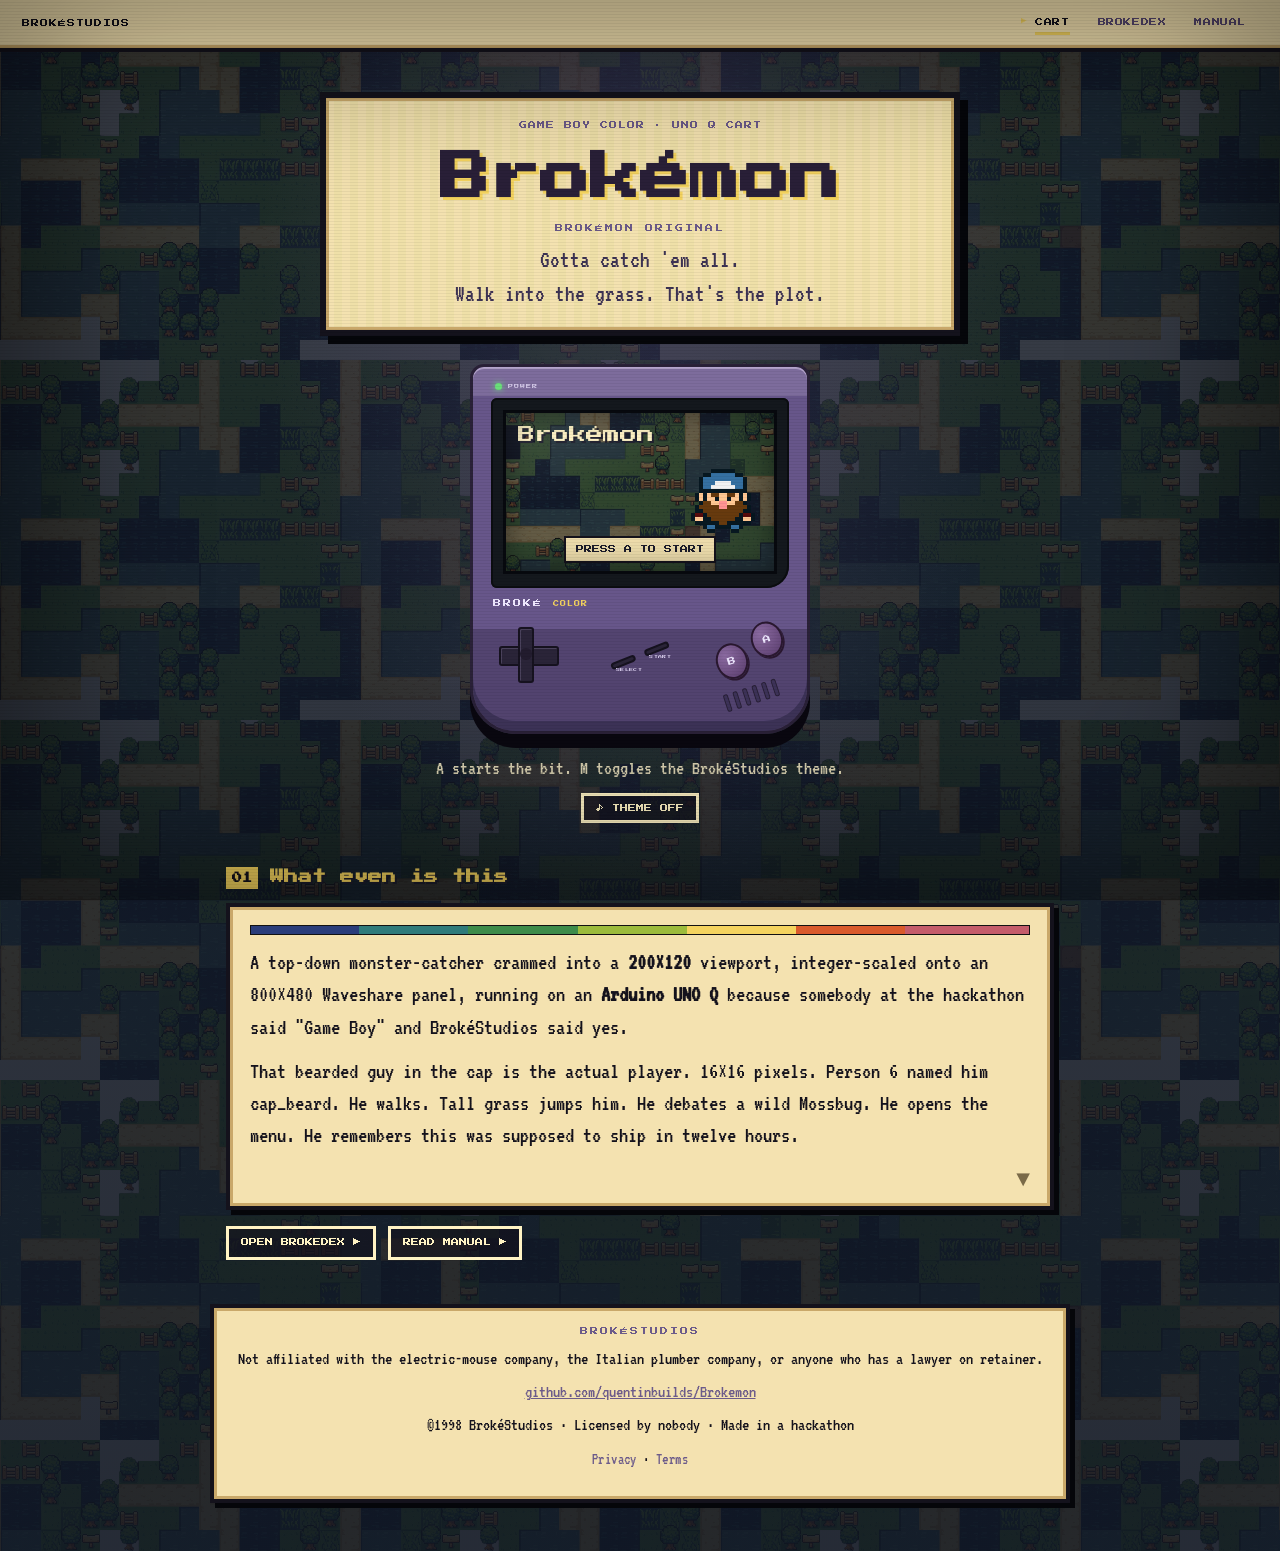
<file: landing/index.html>
<!DOCTYPE html>
<html lang="en">
<head>
  <meta charset="utf-8">
  <meta name="viewport" content="width=device-width, initial-scale=1">
  <title>Brokémon — BrokéStudios</title>
  <meta name="description" content="A 200×120 monster-catching game from BrokéStudios. Five original creatures. Arduino UNO Q.">
  <link rel="icon" href="assets/walker-idle.png">
  <link rel="preconnect" href="https://fonts.googleapis.com">
  <link rel="preconnect" href="https://fonts.gstatic.com" crossorigin>
  <link href="https://fonts.googleapis.com/css2?family=Press+Start+2P&family=VT323&display=swap" rel="stylesheet">
  <link rel="stylesheet" href="styles.css">
</head>
<body>
  <div class="scanlines" aria-hidden="true"></div>
  <div class="vignette" aria-hidden="true"></div>

  <header class="topbar">
    <a class="logo" href="index.html">BROKÉSTUDIOS</a>
    <nav class="site-nav">
      <a href="index.html" class="on">CART</a>
      <a href="brokedex.html">BROKEDEX</a>
      <a href="play.html">MANUAL</a>
    </nav>
  </header>

  <main>
    <section class="hero">
      <div class="cart-label">
        <p class="eyebrow">GAME BOY COLOR · UNO Q CART</p>
        <h1>Brokémon</h1>
        <p class="studio-mark">BROKÉMON ORIGINAL</p>
        <p class="tag">Gotta catch 'em all.<br>Walk into the grass. That's the plot.</p>
      </div>

      <div class="gb">
        <div class="gb-shell">
          <div class="gb-power"><i></i><span>POWER</span></div>
          <div class="gb-well">
            <div class="gb-screen" id="screen" role="button" tabindex="0" aria-label="Press A to start">
              <div class="screen-map"></div>
              <div class="screen-shade"></div>
              <i class="walker-sprite screen-walker" aria-hidden="true"></i>
              <div class="screen-ui">
                <p class="screen-title">Brokémon</p>
                <div class="screen-prompt blink">PRESS A TO START</div>
              </div>
              <div class="screen-line hidden" id="line">AH SHIT,<br>HERE WE GO AGAIN</div>
              <div class="crt"></div>
            </div>
          </div>
          <p class="gb-wordmark">BROKÉ <small>COLOR</small></p>
          <div class="gb-controls">
            <div class="dpad" aria-hidden="true"><i></i></div>
            <div class="selects">
              <span><em>SELECT</em></span>
              <span><em>START</em></span>
            </div>
            <div class="ab">
              <button type="button" class="face-btn" id="btn-b" aria-label="B">B</button>
              <button type="button" class="face-btn a" id="btn-a" aria-label="A">A</button>
            </div>
          </div>
          <div class="speaker" aria-hidden="true"><i></i><i></i><i></i><i></i><i></i><i></i></div>
        </div>
      </div>

      <p class="hint" id="hint">A starts the bit. M toggles the BrokéStudios theme.</p>
      <button type="button" class="music" id="music">♪ THEME OFF</button>
    </section>

    <section class="panel">
      <h2><span>01</span> What even is this</h2>
      <div class="window dialogue">
        <div class="window-tabs" aria-hidden="true"></div>
        <p>A top-down monster-catcher crammed into a <strong>200×120</strong> viewport, integer-scaled onto an 800×480 Waveshare panel, running on an <strong>Arduino UNO Q</strong> because somebody at the hackathon said "Game Boy" and BrokéStudios said yes.</p>
        <p>That bearded guy in the cap is the actual player. 16×16 pixels. Person 6 named him cap_beard. He walks. Tall grass jumps him. He debates a wild Mossbug. He opens the menu. He remembers this was supposed to ship in twelve hours.</p>
        <p class="end">▼</p>
      </div>
      <div class="cta-row">
        <a class="music" href="brokedex.html">OPEN BROKEDEX ▶</a>
        <a class="music" href="play.html">READ MANUAL ▶</a>
      </div>
    </section>
  </main>

  <footer class="window">
    <p class="studio-mark">BROKÉSTUDIOS</p>
    <p>Not affiliated with the electric-mouse company, the Italian plumber company, or anyone who has a lawyer on retainer.</p>
    <p><a href="https://github.com/quentinbuilds/Brokemon">github.com/quentinbuilds/Brokemon</a></p>
    <p>©1998 BrokéStudios · Licensed by nobody · Made in a hackathon</p>
    <p class="legal-links"><a href="privacy.html">Privacy</a> · <a href="terms.html">Terms</a></p>
  </footer>

  <audio id="theme" src="assets/title.ogg" loop preload="none"></audio>
  <script src="script.js"></script>
</body>
</html>
</file>
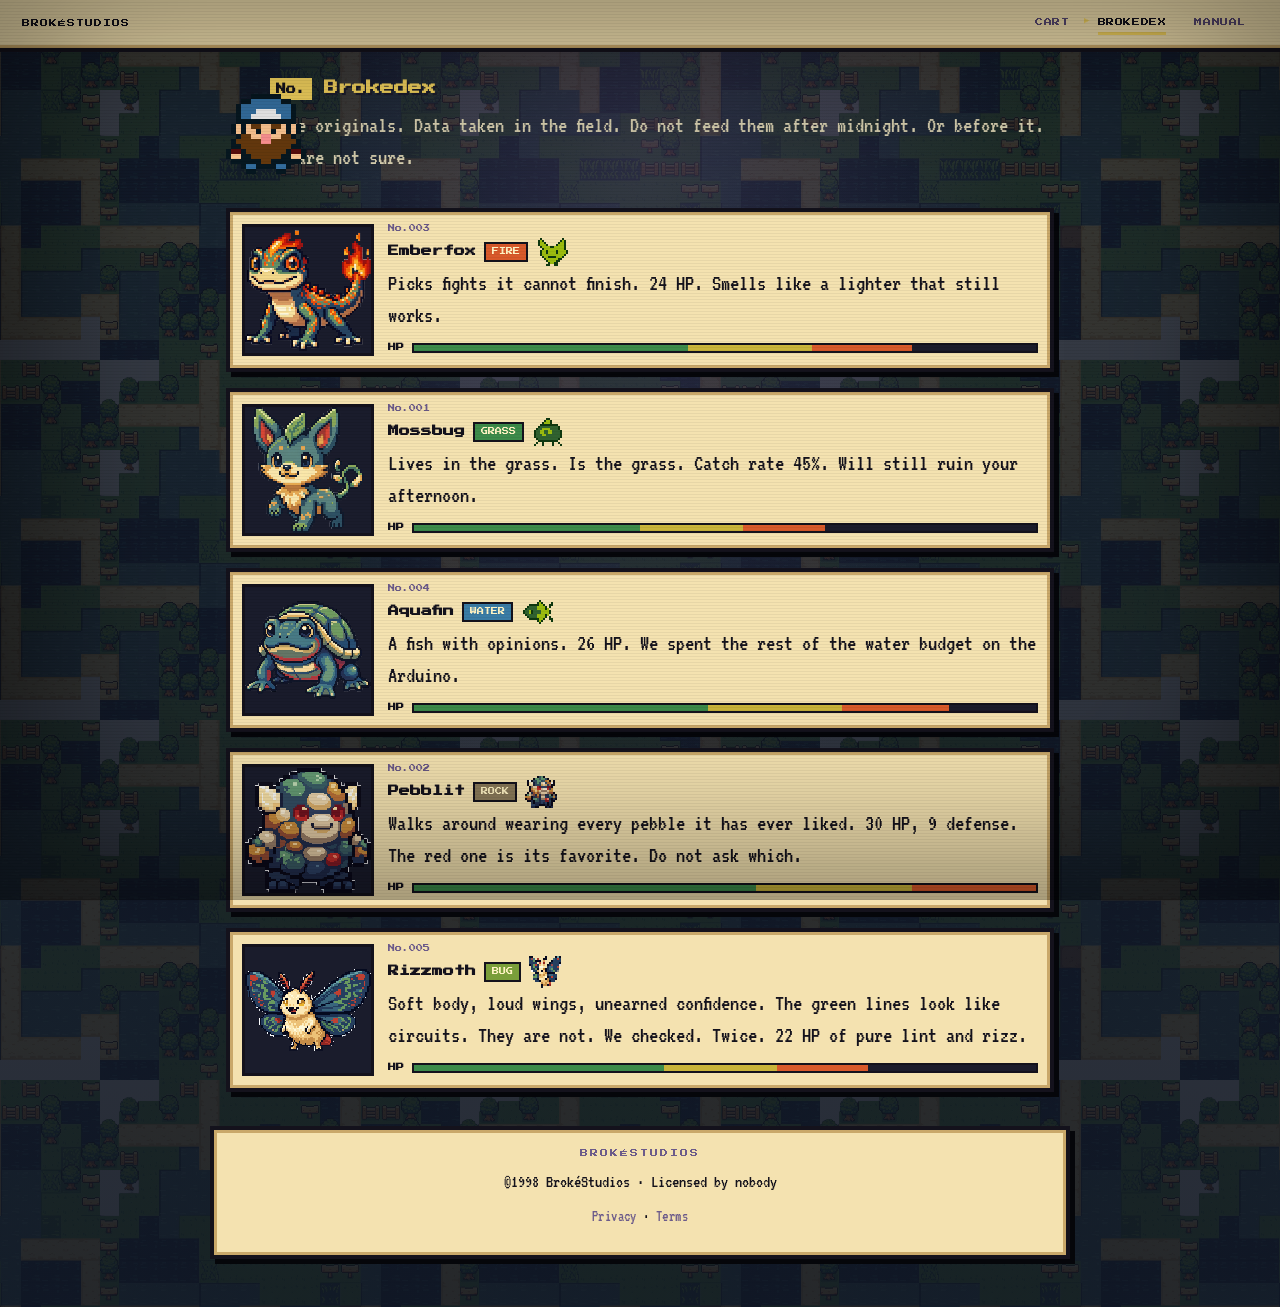
<file: landing/brokedex.html>
<!DOCTYPE html>
<html lang="en">
<head>
  <meta charset="utf-8">
  <meta name="viewport" content="width=device-width, initial-scale=1">
  <title>Brokedex — Brokémon</title>
  <meta name="description" content="The Brokedex. Emberfox, Mossbug, Aquafin, Pebblit, Rizzmoth.">
  <link rel="icon" href="assets/walker-idle.png">
  <link rel="preconnect" href="https://fonts.googleapis.com">
  <link rel="preconnect" href="https://fonts.gstatic.com" crossorigin>
  <link href="https://fonts.googleapis.com/css2?family=Press+Start+2P&family=VT323&display=swap" rel="stylesheet">
  <link rel="stylesheet" href="styles.css">
</head>
<body>
  <div class="scanlines" aria-hidden="true"></div>
  <div class="vignette" aria-hidden="true"></div>

  <header class="topbar">
    <a class="logo" href="index.html">BROKÉSTUDIOS</a>
    <nav class="site-nav">
      <a href="index.html">CART</a>
      <a href="brokedex.html" class="on">BROKEDEX</a>
      <a href="play.html">MANUAL</a>
    </nav>
  </header>

  <main>
    <section class="panel">
      <div class="page-lead">
        <i class="walker-sprite idle" aria-hidden="true"></i>
        <div>
          <h2><span>No.</span> Brokedex</h2>
          <p class="sub">Five originals. Data taken in the field. Do not feed them after midnight. Or before it. We are not sure.</p>
        </div>
      </div>

      <div class="dex">
        <article class="window mon">
          <img class="art" src="assets/emberfox.png" alt="Emberfox">
          <div>
            <header>
              <small>No.003</small>
              <h3>Emberfox</h3>
              <span class="type fire">FIRE</span>
              <img class="gb-sprite" src="assets/emberfox-gb.png" alt="">
            </header>
            <p>Picks fights it cannot finish. 24 HP. Smells like a lighter that still works.</p>
            <div class="stat"><b>HP</b><div class="hud-bar"><i style="width:80%"></i></div></div>
          </div>
        </article>
        <article class="window mon">
          <img class="art" src="assets/mossbug.png" alt="Mossbug">
          <div>
            <header>
              <small>No.001</small>
              <h3>Mossbug</h3>
              <span class="type grass">GRASS</span>
              <img class="gb-sprite" src="assets/mossbug-gb.png" alt="">
            </header>
            <p>Lives in the grass. Is the grass. Catch rate 45%. Will still ruin your afternoon.</p>
            <div class="stat"><b>HP</b><div class="hud-bar"><i style="width:66%"></i></div></div>
          </div>
        </article>
        <article class="window mon">
          <img class="art" src="assets/aquafin.png" alt="Aquafin">
          <div>
            <header>
              <small>No.004</small>
              <h3>Aquafin</h3>
              <span class="type water">WATER</span>
              <img class="gb-sprite" src="assets/aquafin-gb.png" alt="">
            </header>
            <p>A fish with opinions. 26 HP. We spent the rest of the water budget on the Arduino.</p>
            <div class="stat"><b>HP</b><div class="hud-bar"><i style="width:86%"></i></div></div>
          </div>
        </article>
        <article class="window mon">
          <img class="art" src="assets/pebblit.png" alt="Pebblit">
          <div>
            <header>
              <small>No.002</small>
              <h3>Pebblit</h3>
              <span class="type rock">ROCK</span>
              <img class="gb-sprite" src="assets/pebblit-gb.png" alt="">
            </header>
            <p>Walks around wearing every pebble it has ever liked. 30 HP, 9 defense. The red one is its favorite. Do not ask which.</p>
            <div class="stat"><b>HP</b><div class="hud-bar"><i style="width:100%"></i></div></div>
          </div>
        </article>
        <article class="window mon">
          <img class="art" src="assets/rizzmoth.png" alt="Rizzmoth">
          <div>
            <header>
              <small>No.005</small>
              <h3>Rizzmoth</h3>
              <span class="type bug">BUG</span>
              <img class="gb-sprite" src="assets/rizzmoth-gb.png" alt="">
            </header>
            <p>Soft body, loud wings, unearned confidence. The green lines look like circuits. They are not. We checked. Twice. 22 HP of pure lint and rizz.</p>
            <div class="stat"><b>HP</b><div class="hud-bar"><i style="width:73%"></i></div></div>
          </div>
        </article>
      </div>
    </section>
  </main>

  <footer class="window">
    <p class="studio-mark">BROKÉSTUDIOS</p>
    <p>©1998 BrokéStudios · Licensed by nobody</p>
    <p class="legal-links"><a href="privacy.html">Privacy</a> · <a href="terms.html">Terms</a></p>
  </footer>
</body>
</html>
</file>
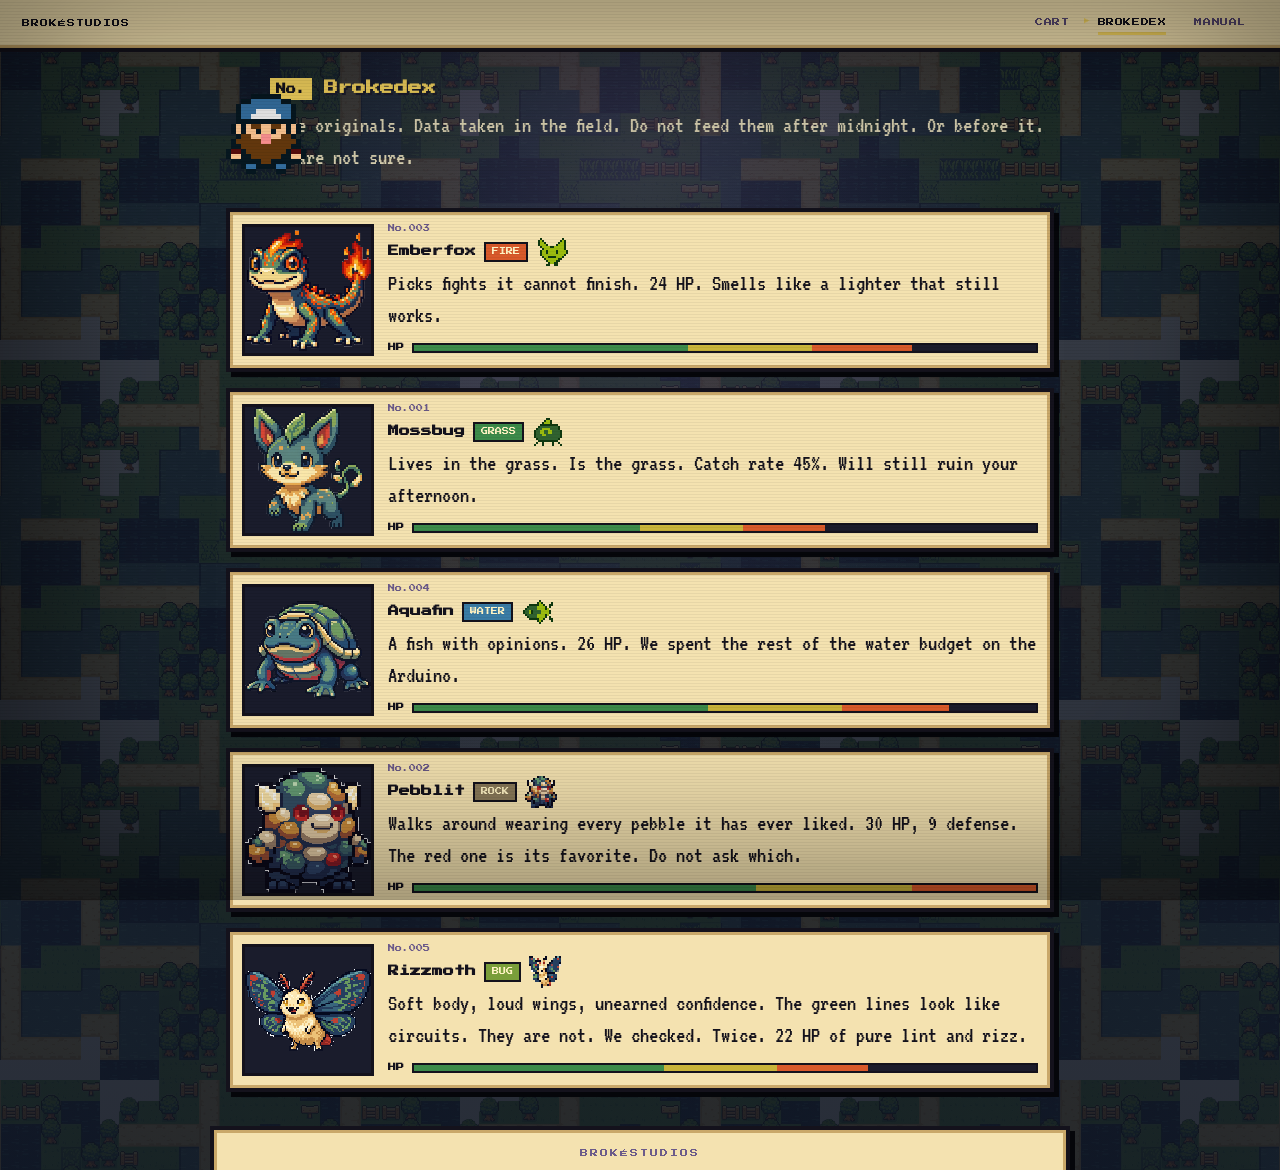
<file: landing/party.html>
<!DOCTYPE html>
<html lang="en">
<head>
  <meta charset="utf-8">
  <meta http-equiv="refresh" content="0; url=brokedex.html">
  <title>Brokedex — Brokémon</title>
  <link rel="canonical" href="brokedex.html">
</head>
<body>
  <p><a href="brokedex.html">Open the Brokedex</a></p>
</body>
</html>
</file>
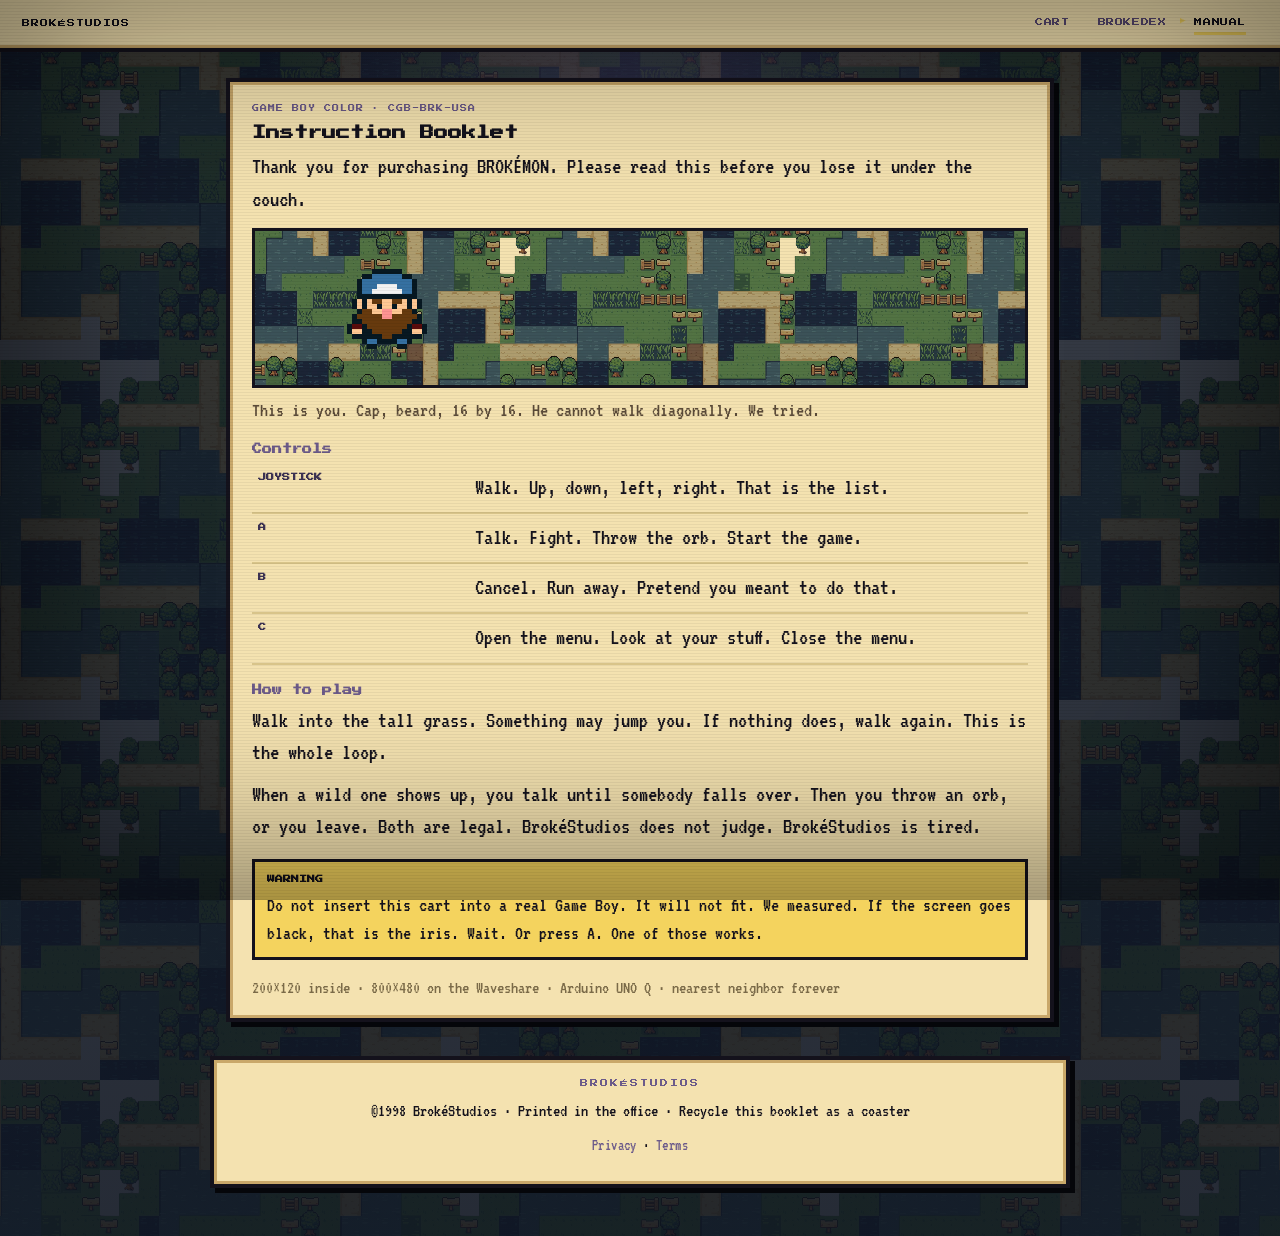
<file: landing/play.html>
<!DOCTYPE html>
<html lang="en">
<head>
  <meta charset="utf-8">
  <meta name="viewport" content="width=device-width, initial-scale=1">
  <title>Instruction Booklet — Brokémon</title>
  <meta name="description" content="Brokémon instruction booklet. Four directions. No diagonals.">
  <link rel="icon" href="assets/walker-idle.png">
  <link rel="preconnect" href="https://fonts.googleapis.com">
  <link rel="preconnect" href="https://fonts.gstatic.com" crossorigin>
  <link href="https://fonts.googleapis.com/css2?family=Press+Start+2P&family=VT323&display=swap" rel="stylesheet">
  <link rel="stylesheet" href="styles.css">
</head>
<body>
  <div class="scanlines" aria-hidden="true"></div>
  <div class="vignette" aria-hidden="true"></div>

  <header class="topbar">
    <a class="logo" href="index.html">BROKÉSTUDIOS</a>
    <nav class="site-nav">
      <a href="index.html">CART</a>
      <a href="brokedex.html">BROKEDEX</a>
      <a href="play.html" class="on">MANUAL</a>
    </nav>
  </header>

  <main>
    <section class="panel">
      <div class="booklet window">
        <p class="book-kicker">GAME BOY COLOR · CGB-BRK-USA</p>
        <h2>Instruction Booklet</h2>
        <p class="book-lead">Thank you for purchasing BROKÉMON. Please read this before you lose it under the couch.</p>

        <div class="field">
          <div class="field-map"></div>
          <i class="walker-sprite walk field-walker" aria-hidden="true"></i>
        </div>
        <p class="book-cap">This is you. Cap, beard, 16 by 16. He cannot walk diagonally. We tried.</p>

        <h3>Controls</h3>
        <table class="pad">
          <tr><th>JOYSTICK</th><td>Walk. Up, down, left, right. That is the list.</td></tr>
          <tr><th>A</th><td>Talk. Fight. Throw the orb. Start the game.</td></tr>
          <tr><th>B</th><td>Cancel. Run away. Pretend you meant to do that.</td></tr>
          <tr><th>C</th><td>Open the menu. Look at your stuff. Close the menu.</td></tr>
        </table>

        <h3>How to play</h3>
        <p>Walk into the tall grass. Something may jump you. If nothing does, walk again. This is the whole loop.</p>
        <p>When a wild one shows up, you talk until somebody falls over. Then you throw an orb, or you leave. Both are legal. BrokéStudios does not judge. BrokéStudios is tired.</p>

        <div class="caution">
          <b>WARNING</b>
          Do not insert this cart into a real Game Boy. It will not fit. We measured.
          If the screen goes black, that is the iris. Wait. Or press A. One of those works.
        </div>

        <p class="book-spec">200×120 inside · 800×480 on the Waveshare · Arduino UNO Q · nearest neighbor forever</p>
      </div>
    </section>
  </main>

  <footer class="window">
    <p class="studio-mark">BROKÉSTUDIOS</p>
    <p>©1998 BrokéStudios · Printed in the office · Recycle this booklet as a coaster</p>
    <p class="legal-links"><a href="privacy.html">Privacy</a> · <a href="terms.html">Terms</a></p>
  </footer>
</body>
</html>
</file>
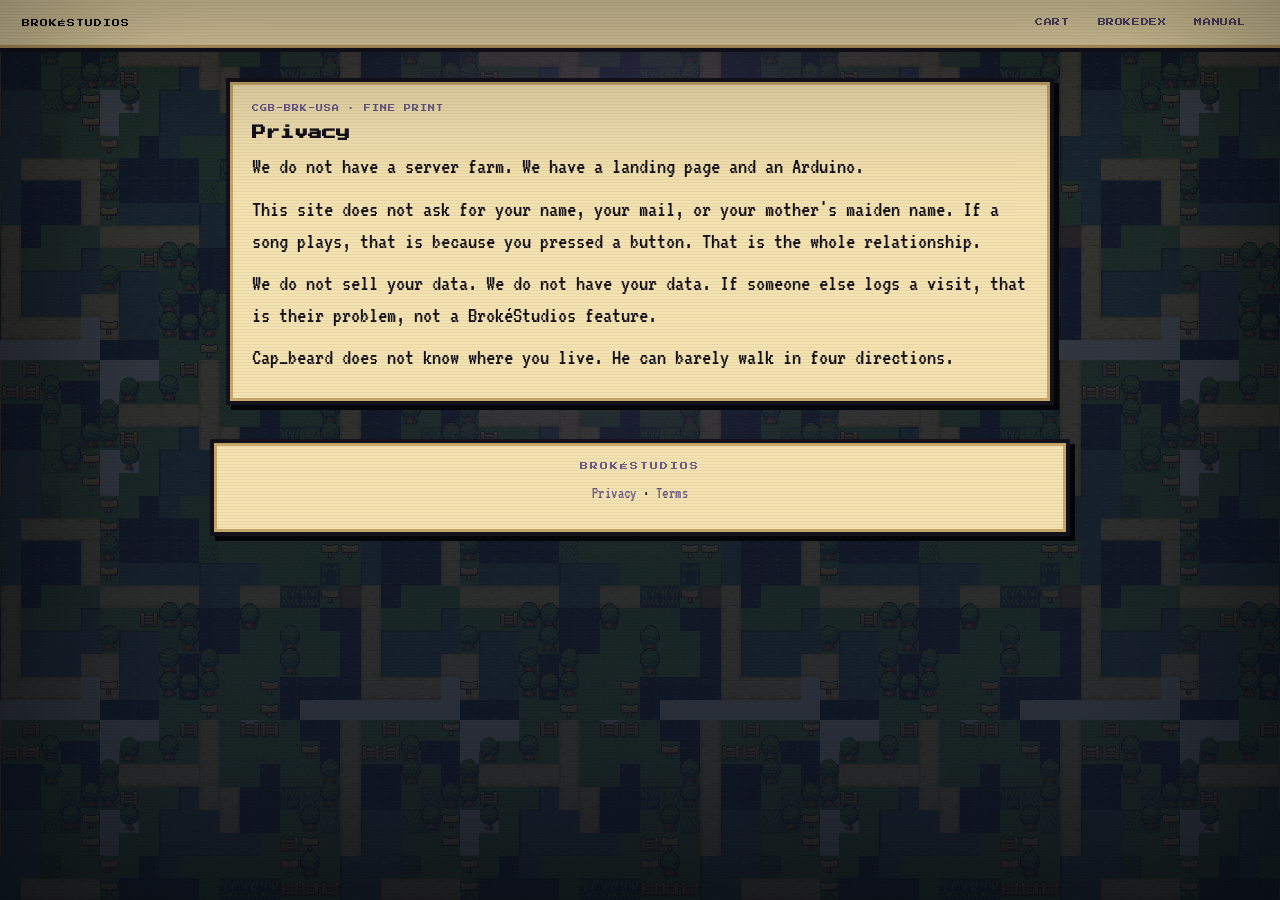
<file: landing/privacy.html>
<!DOCTYPE html>
<html lang="en">
<head>
  <meta charset="utf-8">
  <meta name="viewport" content="width=device-width, initial-scale=1">
  <title>Privacy — BrokéStudios</title>
  <link rel="icon" href="assets/walker-idle.png">
  <link rel="preconnect" href="https://fonts.googleapis.com">
  <link rel="preconnect" href="https://fonts.gstatic.com" crossorigin>
  <link href="https://fonts.googleapis.com/css2?family=Press+Start+2P&family=VT323&display=swap" rel="stylesheet">
  <link rel="stylesheet" href="styles.css">
</head>
<body>
  <div class="scanlines" aria-hidden="true"></div>
  <div class="vignette" aria-hidden="true"></div>
  <header class="topbar">
    <a class="logo" href="index.html">BROKÉSTUDIOS</a>
    <nav class="site-nav">
      <a href="index.html">CART</a>
      <a href="brokedex.html">BROKEDEX</a>
      <a href="play.html">MANUAL</a>
    </nav>
  </header>
  <main>
    <section class="panel">
      <div class="booklet window">
        <p class="book-kicker">CGB-BRK-USA · FINE PRINT</p>
        <h2>Privacy</h2>
        <p>We do not have a server farm. We have a landing page and an Arduino.</p>
        <p>This site does not ask for your name, your mail, or your mother's maiden name. If a song plays, that is because you pressed a button. That is the whole relationship.</p>
        <p>We do not sell your data. We do not have your data. If someone else logs a visit, that is their problem, not a BrokéStudios feature.</p>
        <p>Cap_beard does not know where you live. He can barely walk in four directions.</p>
      </div>
    </section>
  </main>
  <footer class="window">
    <p class="studio-mark">BROKÉSTUDIOS</p>
    <p class="legal-links"><a href="privacy.html">Privacy</a> · <a href="terms.html">Terms</a></p>
  </footer>
</body>
</html>
</file>
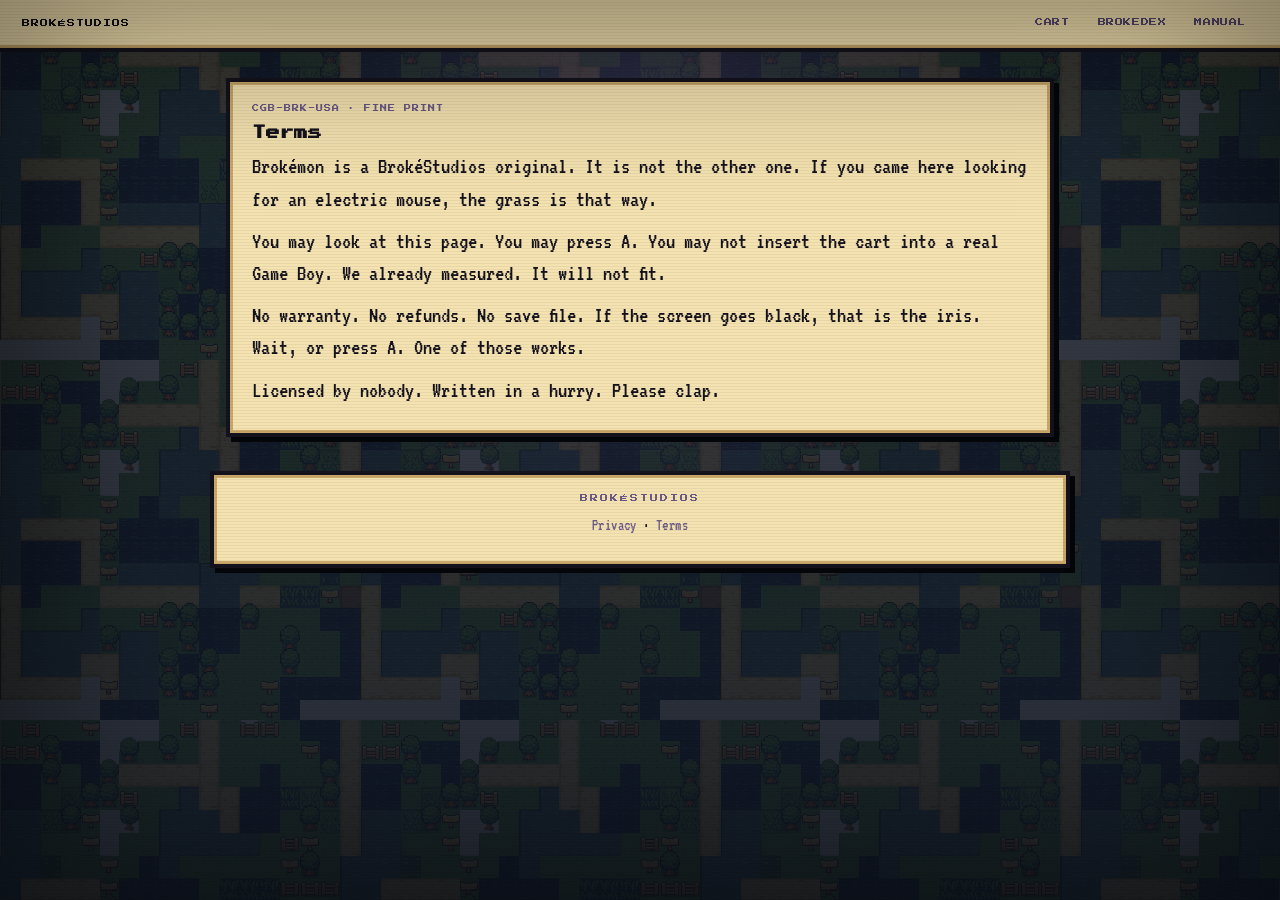
<file: landing/terms.html>
<!DOCTYPE html>
<html lang="en">
<head>
  <meta charset="utf-8">
  <meta name="viewport" content="width=device-width, initial-scale=1">
  <title>Terms — BrokéStudios</title>
  <link rel="icon" href="assets/walker-idle.png">
  <link rel="preconnect" href="https://fonts.googleapis.com">
  <link rel="preconnect" href="https://fonts.gstatic.com" crossorigin>
  <link href="https://fonts.googleapis.com/css2?family=Press+Start+2P&family=VT323&display=swap" rel="stylesheet">
  <link rel="stylesheet" href="styles.css">
</head>
<body>
  <div class="scanlines" aria-hidden="true"></div>
  <div class="vignette" aria-hidden="true"></div>
  <header class="topbar">
    <a class="logo" href="index.html">BROKÉSTUDIOS</a>
    <nav class="site-nav">
      <a href="index.html">CART</a>
      <a href="brokedex.html">BROKEDEX</a>
      <a href="play.html">MANUAL</a>
    </nav>
  </header>
  <main>
    <section class="panel">
      <div class="booklet window">
        <p class="book-kicker">CGB-BRK-USA · FINE PRINT</p>
        <h2>Terms</h2>
        <p>Brokémon is a BrokéStudios original. It is not the other one. If you came here looking for an electric mouse, the grass is that way.</p>
        <p>You may look at this page. You may press A. You may not insert the cart into a real Game Boy. We already measured. It will not fit.</p>
        <p>No warranty. No refunds. No save file. If the screen goes black, that is the iris. Wait, or press A. One of those works.</p>
        <p>Licensed by nobody. Written in a hurry. Please clap.</p>
      </div>
    </section>
  </main>
  <footer class="window">
    <p class="studio-mark">BROKÉSTUDIOS</p>
    <p class="legal-links"><a href="privacy.html">Privacy</a> · <a href="terms.html">Terms</a></p>
  </footer>
</body>
</html>
</file>
<file: landing/styles.css>
:root {
  --ink: #14121c;
  --navy: #1a1c2c;
  --field: #0e1420;
  --cream: #fff3c4;
  --gold: #f4d35e;
  --panel: #f4e2b0;
  --panel-edge: #c9a86a;
  --shadow: #1c1c2b;
  --grass: #3d8b4a;
  --fire: #d95a2b;
  --water: #3a7ca5;
  --rock: #8a7a5a;
  --electric: #c9b43a;
  --bug: #7a9e3a;
  --grape: #6c5b8a;
  --grape-dk: #3d3354;
  --lens: #1c2430;
}

* { box-sizing: border-box; }
html, body { margin: 0; }
body {
  min-height: 100vh;
  background:
    radial-gradient(ellipse at 50% 12%, rgb(108 91 138 / 0.28), transparent 42%),
    linear-gradient(rgb(14 20 32 / 0.82), rgb(14 20 32 / 0.9)),
    url("assets/tileset.png") center top / 360px;
  color: var(--cream);
  font-family: "VT323", monospace;
  font-size: 23px;
  line-height: 1.4;
  image-rendering: pixelated;
}

img { image-rendering: pixelated; image-rendering: crisp-edges; }

.scanlines,
.vignette {
  pointer-events: none;
  position: fixed;
  inset: 0;
  z-index: 20;
}
.scanlines {
  background: repeating-linear-gradient(
    to bottom,
    rgb(0 0 0 / 0),
    rgb(0 0 0 / 0) 2px,
    rgb(0 0 0 / 0.1) 3px
  );
}
.vignette {
  box-shadow: inset 0 0 160px 40px rgb(0 0 0 / 0.45);
}

.topbar {
  display: flex;
  align-items: center;
  justify-content: space-between;
  gap: 16px;
  min-height: 52px;
  padding: 0 22px;
  background: var(--panel);
  border-bottom: 4px solid var(--ink);
  box-shadow: inset 0 -3px 0 var(--panel-edge);
}
.logo {
  flex: 0 0 auto;
  color: var(--ink);
  text-decoration: none;
  font-family: "Press Start 2P", monospace;
  font-size: 8px;
  letter-spacing: 1px;
  white-space: nowrap;
}
.site-nav {
  display: flex;
  align-items: center;
  justify-content: flex-end;
  gap: 4px;
  min-width: 0;
}
.site-nav a {
  position: relative;
  padding: 8px 12px 10px;
  color: #5a4a72;
  text-decoration: none;
  font-family: "Press Start 2P", monospace;
  font-size: 8px;
  letter-spacing: 0.6px;
  white-space: nowrap;
  transition: color 0.16s ease;
}
.site-nav a::before {
  content: "▶";
  position: absolute;
  left: -2px;
  top: 8px;
  font-size: 6px;
  color: var(--gold);
  opacity: 0;
  transform: translateX(-4px);
  transition: opacity 0.16s ease, transform 0.16s ease;
}
.site-nav a::after {
  content: "";
  position: absolute;
  left: 12px;
  right: 12px;
  bottom: 4px;
  height: 3px;
  background: var(--gold);
  transform: scaleX(0);
  transform-origin: center;
  transition: transform 0.18s ease;
}
.site-nav a:hover { color: var(--ink); }
.site-nav a.on { color: var(--ink); }
.site-nav a:hover::before,
.site-nav a.on::before { opacity: 1; transform: translateX(0); }
.site-nav a:hover::after,
.site-nav a.on::after { transform: scaleX(1); }

.tabs,
.window-tabs {
  height: 10px;
  flex: 1;
  max-width: 220px;
  background: linear-gradient(
    90deg,
    #2a3d7a 0 14%,
    #2f7a7a 14% 28%,
    #3d8b4a 28% 42%,
    #9bbb3c 42% 56%,
    #f4d35e 56% 70%,
    #d95a2b 70% 84%,
    #c45c6a 84% 100%
  );
  box-shadow: inset 0 0 0 1px #111;
}

.hero {
  max-width: 920px;
  margin: 0 auto;
  padding: 40px 16px 8px;
  text-align: center;
}

.cart-label {
  margin: 0 auto 28px;
  max-width: 640px;
  padding: 22px 18px 18px;
  background:
    repeating-linear-gradient(90deg, #f4e2b0, #f4e2b0 8px, #efe0a8 8px, #efe0a8 16px);
  color: var(--ink);
  border: 6px solid var(--ink);
  box-shadow:
    inset 0 0 0 3px var(--panel-edge),
    8px 8px 0 #05060a;
}
.eyebrow {
  margin: 0 0 12px;
  font-family: "Press Start 2P", monospace;
  font-size: 8px;
  color: #6c5b8a;
  letter-spacing: 1px;
}
h1 {
  margin: 0 0 10px;
  font-family: "Press Start 2P", monospace;
  font-size: clamp(28px, 8vw, 50px);
  color: #2a2038;
  text-shadow: 3px 3px 0 #f4d35e;
}
.studio-mark {
  margin: 0 0 10px;
  font-family: "Press Start 2P", monospace;
  font-size: 8px;
  letter-spacing: 2px;
  color: #6c5b8a;
}
.tag {
  margin: 0;
  font-size: 24px;
  color: #3d3354;
}

.gb { display: flex; justify-content: center; }
.gb-shell {
  width: min(100%, 340px);
  padding: 16px 18px 14px;
  image-rendering: auto;
  background:
    linear-gradient(180deg, #7d6c9c 0 8%, #67568a 8% 72%, #534470 72%);
  border: 3px solid #2a2138;
  border-radius: 14px 14px 46px 46px;
  box-shadow:
    inset 0 2px 0 #b4a4cc,
    inset 0 -10px 0 #3d3358,
    0 14px 0 #0a0810;
}
.gb-power {
  display: flex;
  align-items: center;
  gap: 6px;
  margin: 0 0 8px 4px;
  font-family: "Press Start 2P", monospace;
  font-size: 5px;
  letter-spacing: 1px;
  color: #cfc4e4;
}
.gb-power i {
  width: 7px;
  height: 7px;
  border-radius: 50%;
  background: #6adf7a;
  box-shadow: 0 0 6px #6adf7a;
}
.gb-well {
  padding: 12px 12px 14px;
  background: #14181d;
  border-radius: 6px 6px 22px 6px;
  box-shadow: inset 0 0 0 2px #0b0d10;
}
.gb-screen {
  position: relative;
  aspect-ratio: 200 / 120;
  overflow: hidden;
  cursor: pointer;
  background: #0c101e;
  border: 3px solid #07090e;
}
.screen-map {
  position: absolute;
  inset: 0;
  background: url("assets/tileset.png") center / cover;
  filter: saturate(0.85) brightness(0.62);
}
.screen-shade { position: absolute; inset: 0; background: rgb(12 16 30 / 0.38); }
.walker-sprite {
  width: 16px;
  height: 16px;
  display: inline-block;
  background: url("assets/walker.png") 0 0 / 160px 16px no-repeat;
  image-rendering: pixelated;
}
.walker-sprite.idle { transform: scale(5); transform-origin: left center; }
.walker-sprite.walk { animation: walk-front 0.34s steps(1) infinite; }

.screen-walker {
  position: absolute;
  right: 16%;
  bottom: 24%;
  transform: scale(4);
  transform-origin: bottom center;
  animation: walk-front 0.34s steps(1) infinite;
}
.screen-ui {
  position: absolute;
  inset: 0;
  display: flex;
  flex-direction: column;
  justify-content: space-between;
  padding: 10px 12px 8px;
}
.screen-title {
  margin: 0;
  width: 64%;
  text-align: left;
  font-family: "Press Start 2P", monospace;
  font-size: clamp(11px, 3.2vw, 17px);
  color: var(--cream);
  text-shadow: 2px 2px 0 var(--shadow);
}
.screen-prompt {
  align-self: center;
  padding: 6px 10px;
  background: rgb(244 226 176 / 0.96);
  color: var(--shadow);
  font-family: "Press Start 2P", monospace;
  font-size: 8px;
  border: 2px solid var(--ink);
}
.blink { animation: blink 1.1s steps(2, end) infinite; }
.screen-line {
  position: absolute;
  left: 7%;
  right: 7%;
  top: 30%;
  padding: 12px 10px;
  background: rgb(20 18 28 / 0.92);
  color: var(--cream);
  border: 3px solid var(--cream);
  font-family: "Press Start 2P", monospace;
  font-size: 9px;
  line-height: 1.65;
}
.hidden { display: none !important; }
.crt {
  position: absolute;
  inset: 0;
  background: linear-gradient(160deg, rgb(255 255 255 / 0.08), transparent 42%);
  box-shadow: inset 0 0 28px rgb(0 0 0 / 0.45);
  pointer-events: none;
}

.gb-wordmark {
  margin: 10px 2px 12px;
  font-family: "Press Start 2P", monospace;
  font-size: 8px;
  letter-spacing: 2px;
  color: #efe8ff;
  text-align: left;
}
.gb-wordmark small {
  font-size: 6px;
  letter-spacing: 1px;
  color: #f4d35e;
}

.gb-controls {
  display: grid;
  grid-template-columns: 72px 1fr 72px;
  align-items: center;
  padding: 0 2px 6px;
}
.dpad {
  width: 68px;
  height: 68px;
  position: relative;
}
.dpad i,
.dpad::before {
  content: "";
  position: absolute;
  background: #2a2438;
  border: 2px solid #16121f;
  box-shadow: inset 1px 1px 0 #4a425c;
}
.dpad i { left: 25px; top: 6px; width: 16px; height: 56px; border-radius: 3px; }
.dpad::before { left: 6px; top: 25px; width: 56px; height: 16px; border-radius: 3px; }
.dpad::after {
  content: "";
  position: absolute;
  left: 27px;
  top: 27px;
  width: 12px;
  height: 12px;
  border-radius: 50%;
  background: #221c2e;
}

.selects {
  display: flex;
  justify-content: center;
  gap: 10px;
  transform: rotate(-22deg);
}
.selects span {
  width: 26px;
  height: 7px;
  border-radius: 8px;
  background: #2a2438;
  border: 2px solid #16121f;
}
.selects em {
  display: block;
  margin-top: 8px;
  font-family: "Press Start 2P", monospace;
  font-size: 4px;
  font-style: normal;
  letter-spacing: 0.4px;
  color: #cfc4e4;
  transform: rotate(22deg);
}

.ab {
  display: flex;
  justify-content: flex-end;
  gap: 8px;
  transform: rotate(-18deg);
}
.face-btn {
  width: 36px;
  height: 36px;
  border-radius: 50%;
  border: 2px solid #2a1830;
  background: radial-gradient(circle at 32% 28%, #8a6aa0, #5a3d6e);
  color: #efe8ff;
  font-family: "Press Start 2P", monospace;
  font-size: 8px;
  cursor: pointer;
  box-shadow: 1px 2px 0 #2a1830;
  transition: transform 0.08s ease, box-shadow 0.08s ease;
}
.face-btn.a { margin-top: -10px; }
.face-btn:active { transform: translate(1px, 2px); box-shadow: none; }

.speaker {
  display: flex;
  justify-content: flex-end;
  gap: 5px;
  margin: 4px 8px 0 auto;
  width: 46%;
  transform: rotate(-18deg);
}
.speaker i {
  width: 5px;
  height: 18px;
  border-radius: 6px;
  background: #3d3358;
  box-shadow: inset 0 0 0 1px #2a2138;
}

.hint {
  max-width: 520px;
  margin: 20px auto 8px;
  color: #d8d0b0;
  font-size: 20px;
}
.music {
  margin: 0 0 10px;
  padding: 8px 12px;
  border: 3px solid var(--cream);
  background: rgb(20 18 28 / 0.55);
  color: var(--cream);
  font-family: "Press Start 2P", monospace;
  font-size: 8px;
  cursor: pointer;
}

.panel {
  max-width: 860px;
  margin: 0 auto;
  padding: 26px 16px;
}
h2 {
  display: flex;
  align-items: center;
  gap: 12px;
  margin: 0 0 14px;
  font-family: "Press Start 2P", monospace;
  font-size: 14px;
  color: var(--gold);
  text-shadow: 2px 2px 0 var(--shadow);
}
h2 span {
  display: inline-block;
  padding: 4px 6px;
  background: var(--gold);
  color: var(--ink);
  text-shadow: none;
  font-size: 10px;
}
.sub { margin: -4px 0 16px; color: #d8d0b0; }

.page-lead {
  display: flex;
  align-items: center;
  gap: 28px;
  margin-bottom: 18px;
}
.page-lead .walker-sprite { flex: 0 0 16px; }

.cta-row {
  display: flex;
  flex-wrap: wrap;
  gap: 12px;
  margin-top: 16px;
}
.cta-row .music { text-decoration: none; display: inline-block; }

.field {
  position: relative;
  height: 160px;
  margin-bottom: 18px;
  overflow: hidden;
  padding: 0;
}
.field-map {
  position: absolute;
  inset: 0;
  background: url("assets/tileset.png") center / 280px;
  filter: saturate(0.8) brightness(0.7);
}
.field-walker {
  position: absolute;
  left: 12%;
  bottom: 36px;
  transform: scale(5);
  transform-origin: bottom left;
  animation: walk-front 0.34s steps(1) infinite, patrol 3.2s steps(8) infinite;
}
.field-caption {
  position: absolute;
  left: 10px;
  right: 10px;
  bottom: 8px;
  margin: 0;
  font-family: "Press Start 2P", monospace;
  font-size: 7px;
  color: var(--cream);
  text-shadow: 2px 2px 0 #111;
}

.window {
  background: var(--panel);
  color: var(--ink);
  border: 4px solid var(--ink);
  box-shadow:
    inset 0 0 0 3px var(--panel-edge),
    5px 5px 0 #05060a;
}
.dialogue { padding: 18px 20px 10px; }
.dialogue .window-tabs { display: block; margin: 0 0 12px; max-width: 100%; }
.dialogue p { margin: 0 0 12px; }
.dialogue .end { text-align: right; margin: 0; color: #7a6a48; animation: bob 0.8s steps(2, end) infinite; }

.dex { display: grid; gap: 16px; }
.mon {
  display: grid;
  grid-template-columns: 132px 1fr;
  gap: 14px;
  padding: 12px;
}
.tiny-row {
  display: grid;
  grid-template-columns: 1fr 1fr;
  gap: 16px;
}
.mon.tiny { grid-template-columns: 56px 1fr; align-items: center; }
.mon h3 {
  margin: 0;
  font-family: "Press Start 2P", monospace;
  font-size: 11px;
}
.mon header {
  display: flex;
  flex-wrap: wrap;
  align-items: center;
  gap: 8px;
  margin-bottom: 6px;
}
.mon header small {
  width: 100%;
  font-family: "Press Start 2P", monospace;
  font-size: 7px;
  color: #6c5b8a;
}
.mon p { margin: 0; }
.art {
  width: 132px;
  height: 132px;
  object-fit: contain;
  background:
    linear-gradient(#1a1c2c, #1a1c2c) padding-box,
    repeating-linear-gradient(45deg, #2a3142, #2a3142 6px, #232836 6px, #232836 12px) border-box;
  border: 3px solid var(--ink);
}
.gb-sprite {
  width: 16px;
  height: 16px;
  transform: scale(2);
  transform-origin: left center;
}
.gb-sprite.lg {
  width: 16px;
  height: 16px;
  transform: scale(3);
  transform-origin: center;
  justify-self: center;
}

.type {
  padding: 3px 6px;
  font-family: "Press Start 2P", monospace;
  font-size: 7px;
  border: 2px solid var(--ink);
}
.type.fire { background: var(--fire); color: #fff3c4; }
.type.grass { background: var(--grass); color: #fff3c4; }
.type.water { background: var(--water); color: #fff3c4; }
.type.rock { background: var(--rock); color: #fff3c4; }
.type.electric { background: var(--electric); color: #1c1c2b; }
.type.bug { background: var(--bug); color: #fff3c4; }

.stat {
  display: flex;
  align-items: center;
  gap: 8px;
  margin-top: 10px;
  font-family: "Press Start 2P", monospace;
  font-size: 8px;
}
.hud-bar {
  flex: 1;
  height: 10px;
  border: 2px solid var(--ink);
  background: #1c1c2b;
}
.hud-bar i {
  display: block;
  height: 100%;
  background: linear-gradient(90deg, #3d8b4a 0 55%, #c9b43a 55% 80%, #d95a2b 80%);
}

.steps {
  margin: 0 0 14px;
  padding: 0;
  list-style: none;
  counter-reset: step;
}
.steps li {
  counter-increment: step;
  margin: 0 0 10px;
  padding: 12px 14px 12px 52px;
  background: rgb(244 226 176 / 0.12);
  border: 3px solid var(--cream);
  box-shadow: 4px 4px 0 #05060a;
  position: relative;
}
.steps li::before {
  content: counter(step);
  position: absolute;
  left: 12px;
  top: 13px;
  font-family: "Press Start 2P", monospace;
  font-size: 11px;
  color: var(--gold);
}
.steps b { color: var(--gold); }

.walker {
  display: flex;
  align-items: center;
  gap: 22px;
  padding: 12px 14px;
  font-size: 20px;
}
.player-walk {
  width: 8px;
  height: 12px;
  display: block;
  background: url("assets/player.png") 0 0 / 64px 12px;
  transform: scale(4);
  transform-origin: left center;
  animation: walk 0.6s steps(2) infinite;
}

.booklet {
  padding: 22px 22px 16px;
}
.booklet h2 {
  margin: 0 0 8px;
  color: var(--ink);
  text-shadow: none;
}
.booklet h3 {
  margin: 18px 0 8px;
  font-family: "Press Start 2P", monospace;
  font-size: 10px;
  color: #6c5b8a;
}
.book-kicker {
  margin: 0 0 10px;
  font-family: "Press Start 2P", monospace;
  font-size: 7px;
  letter-spacing: 1px;
  color: #6c5b8a;
}
.book-lead,
.booklet p {
  margin: 0 0 10px;
}
.book-cap {
  margin: 8px 0 4px !important;
  font-size: 20px;
  color: #5a4a38;
}
.book-spec {
  margin: 16px 0 0 !important;
  font-size: 18px;
  color: #7a6a48;
}
.booklet .field {
  margin: 12px 0 4px;
  border: 3px solid var(--ink);
  box-shadow: none;
  background: none;
}
.pad {
  width: 100%;
  border-collapse: collapse;
  margin: 0 0 8px;
}
.pad th,
.pad td {
  padding: 8px 6px;
  border-bottom: 2px solid #d8c48a;
  text-align: left;
  vertical-align: top;
}
.pad th {
  width: 28%;
  font-family: "Press Start 2P", monospace;
  font-size: 8px;
  color: #3d3354;
}
.caution {
  margin: 16px 0 8px;
  padding: 12px 12px 10px;
  border: 3px solid var(--ink);
  background: #f4d35e;
  font-size: 20px;
}
.caution b {
  display: block;
  margin-bottom: 6px;
  font-family: "Press Start 2P", monospace;
  font-size: 8px;
}

footer.window {
  max-width: 860px;
  margin: 8px auto 48px;
  padding: 18px 16px 20px;
  text-align: center;
  font-size: 18px;
}
footer a { color: #6c5b8a; }
footer p { margin: 0 0 8px; }
.legal-links {
  margin-top: 10px !important;
  font-size: 16px;
  letter-spacing: 0.4px;
}
.legal-links a { text-decoration: none; }
.legal-links a:hover { color: var(--ink); }

@keyframes bob {
  from { transform: translateY(0); }
  to { transform: translateY(3px); }
}
@keyframes walk {
  from { background-position: 0 0; }
  to { background-position: -16px 0; }
}
@keyframes blink {
  50% { opacity: 0.25; }
}
@keyframes walk-front {
  0%, 49% { background-position: -64px 0; }
  50%, 100% { background-position: -80px 0; }
}
@keyframes patrol {
  0% { left: 10%; }
  100% { left: 72%; }
}

@media (max-width: 720px) {
  .topbar {
    flex-direction: column;
    align-items: stretch;
    padding: 10px 12px 0;
    gap: 0;
  }
  .logo { padding-bottom: 6px; }
  .site-nav { justify-content: space-between; }
  .site-nav a { flex: 1; text-align: center; padding: 10px 6px 12px; }
  .tiny-row,
  .mon,
  .mon.tiny,
  .page-lead { grid-template-columns: 1fr; }
  .page-lead { flex-direction: column; align-items: flex-start; }
  .art { width: 100%; height: 180px; }
}
</file>
